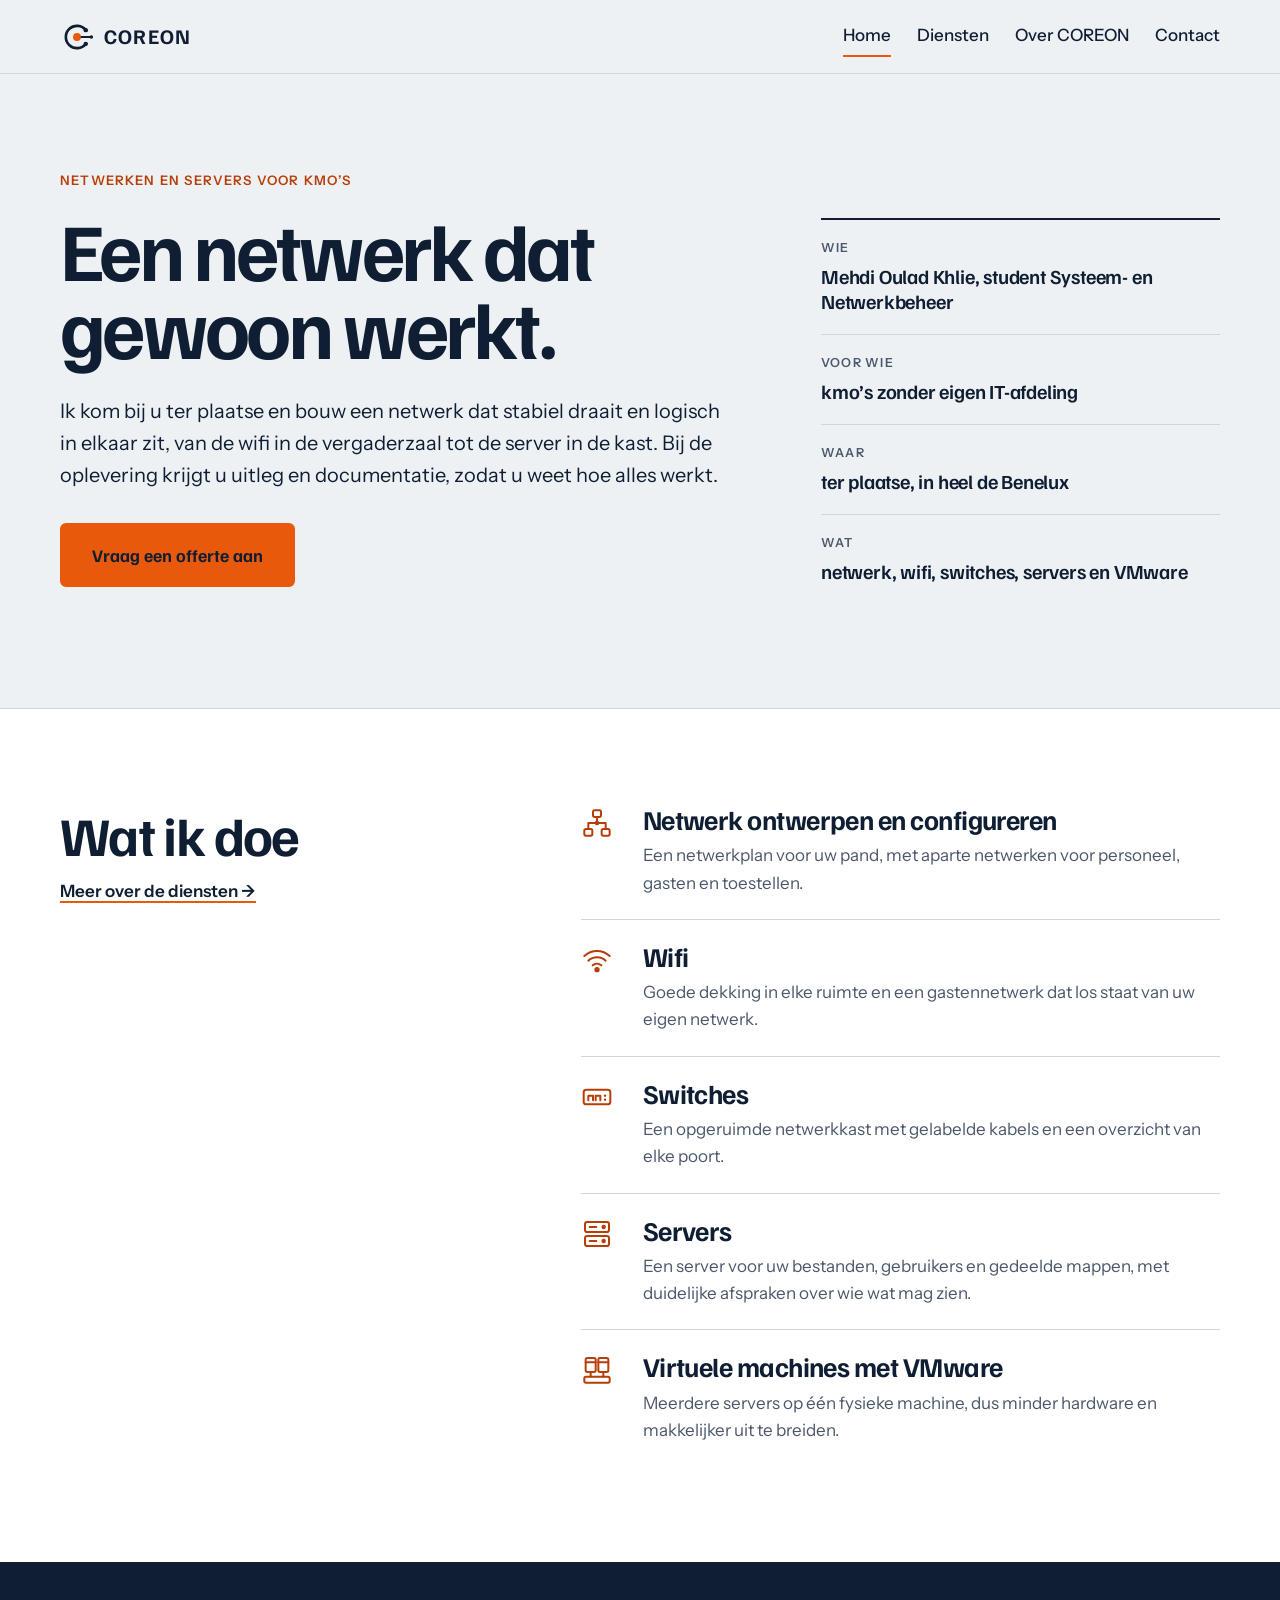
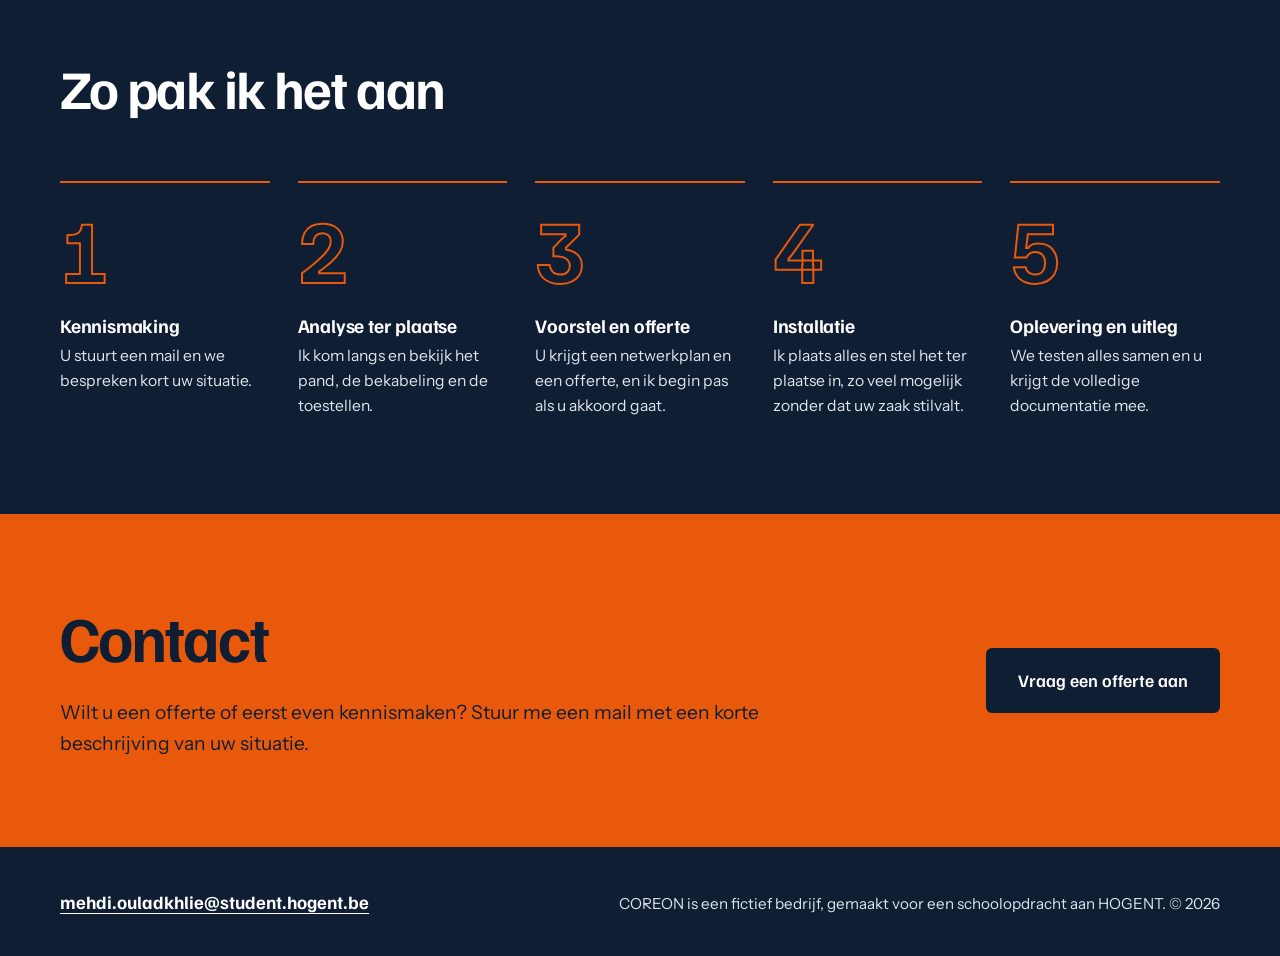
<file: index.html>
<!doctype html>
<html lang="nl-BE">
<head>
<meta charset="utf-8">
<meta name="viewport" content="width=device-width, initial-scale=1">
<title>COREON | Een netwerk dat gewoon werkt</title>
<meta name="description" content="Ik kom ter plaatse en bouw het netwerk en de servers van uw kmo. Wifi, switches, servers en VMware in heel de Benelux.">
<meta name="theme-color" content="#0F1E33">
<meta property="og:type" content="website">
<meta property="og:locale" content="nl_BE">
<meta property="og:site_name" content="COREON">
<meta property="og:title" content="COREON | Een netwerk dat gewoon werkt">
<meta property="og:description" content="Ik kom ter plaatse en bouw het netwerk en de servers van uw kmo. Wifi, switches, servers en VMware in heel de Benelux.">
<link rel="icon" type="image/svg+xml" href="assets/logo-mark.svg">
<link rel="apple-touch-icon" href="assets/apple-touch-icon.png">
<link rel="preconnect" href="https://fonts.googleapis.com">
<link rel="preconnect" href="https://fonts.gstatic.com" crossorigin>
<link rel="stylesheet" href="https://fonts.googleapis.com/css2?family=Familjen+Grotesk:wght@500;600;700&amp;family=Instrument+Sans:wght@400;500;600&amp;display=swap">
<link rel="stylesheet" href="css/style.css">
</head>
<body>
<a class="skip-link" href="#inhoud">Naar de inhoud</a>
<header class="site-header"><div class="wrap bar">
<a class="logo" href="index.html" aria-label="COREON, naar de startpagina"><svg viewBox="0 0 64 64" aria-hidden="true" focusable="false"><g fill="none" stroke="currentColor" stroke-linecap="round"><path d="M48.55 19.07A21 21 0 1 0 48.55 44.93" stroke-width="5"/><path d="M32 32h27" stroke-width="3.5"/></g><g fill="currentColor"><circle cx="48.55" cy="19.07" r="4.2"/><circle cx="48.55" cy="44.93" r="4.2"/><circle cx="59" cy="32" r="3.4"/></g><circle cx="32" cy="32" r="7.5" fill="var(--orange)"/></svg><span>COREON</span></a>
<nav class="nav" aria-label="Hoofdmenu"><ul><li><a href="index.html" aria-current="page">Home</a></li><li><a href="diensten.html">Diensten</a></li><li><a href="over.html">Over COREON</a></li><li><a href="contact.html">Contact</a></li></ul></nav>
</div></header>
<main id="inhoud">
<section class="hero"><div class="wrap hero-grid">
<div class="hero-copy">
<p class="label">Netwerken en servers voor kmo&rsquo;s</p>
<h1>Een netwerk dat gewoon werkt.</h1>
<p class="lead">Ik kom bij u ter plaatse en bouw een netwerk dat stabiel draait en logisch in elkaar zit, van de wifi in de vergaderzaal tot de server in de kast. Bij de oplevering krijgt u uitleg en documentatie, zodat u weet hoe alles werkt.</p>
<p><a class="button " href="mailto:mehdi.ouladkhlie@student.hogent.be?subject=Offerteaanvraag%20COREON&amp;body=Beste%20Mehdi%2C%0A%0AGraag%20had%20ik%20een%20offerte%20gekregen%20voor%20ons%20netwerk.%0A%0ABedrijf%20en%20sector%3A%20%0ALocatie%3A%20%0AAantal%20medewerkers%3A%20%0AAantal%20ruimtes%20of%20verdiepingen%3A%20%0AWat%20werkt%20er%20nu%20niet%20goed%3A%20%0AGewenste%20timing%3A%20%0A%0AMet%20vriendelijke%20groeten%2C%0A">Vraag een offerte aan</a></p>
</div>
<dl class="facts">
<div><dt>Wie</dt><dd>Mehdi Oulad Khlie, student Systeem- en Netwerkbeheer</dd></div>
<div><dt>Voor wie</dt><dd>kmo&rsquo;s zonder eigen IT-afdeling</dd></div>
<div><dt>Waar</dt><dd>ter plaatse, in heel de Benelux</dd></div>
<div><dt>Wat</dt><dd>netwerk, wifi, switches, servers en VMware</dd></div>
</dl>
</div></section>

<section class="band"><div class="wrap split">
<div class="split-head"><h2 id="diensten">Wat ik doe</h2><p><a class="arrow" href="diensten.html">Meer over de diensten</a></p></div>
<ul class="services" aria-labelledby="diensten">
<li><svg viewBox="0 0 24 24" width="32" height="32" fill="none" stroke="currentColor" stroke-width="1.5" stroke-linecap="round" stroke-linejoin="round" class="icon" aria-hidden="true" focusable="false"><rect x="9" y="2.5" width="6" height="5" rx="1.25"/><rect x="2.5" y="16.5" width="6" height="5" rx="1.25"/><rect x="15.5" y="16.5" width="6" height="5" rx="1.25"/><path d="M12 7.5v4.5M5.5 16.5V12h13v4.5"/><circle cx="12" cy="12" r="1" fill="currentColor"/></svg><div><h3>Netwerk ontwerpen en configureren</h3><p>Een netwerkplan voor uw pand, met aparte netwerken voor personeel, gasten en toestellen.</p></div></li>
<li><svg viewBox="0 0 24 24" width="32" height="32" fill="none" stroke="currentColor" stroke-width="1.5" stroke-linecap="round" stroke-linejoin="round" class="icon" aria-hidden="true" focusable="false"><path d="M2.5 9a14 14 0 0 1 19 0"/><path d="M5.5 12.5a9.5 9.5 0 0 1 13 0"/><path d="M8.75 16a5 5 0 0 1 6.5 0"/><circle cx="12" cy="19.25" r="1.25" fill="currentColor"/></svg><div><h3>Wifi</h3><p>Goede dekking in elke ruimte en een gastennetwerk dat los staat van uw eigen netwerk.</p></div></li>
<li><svg viewBox="0 0 24 24" width="32" height="32" fill="none" stroke="currentColor" stroke-width="1.5" stroke-linecap="round" stroke-linejoin="round" class="icon" aria-hidden="true" focusable="false"><rect x="2" y="6.5" width="20" height="11" rx="2"/><path d="M5.5 14.5V11h3.5v3.5M11 14.5V11h3.5v3.5"/><circle cx="18" cy="11" r=".9" fill="currentColor" stroke="none"/><circle cx="18" cy="14" r=".9" fill="currentColor" stroke="none"/></svg><div><h3>Switches</h3><p>Een opgeruimde netwerkkast met gelabelde kabels en een overzicht van elke poort.</p></div></li>
<li><svg viewBox="0 0 24 24" width="32" height="32" fill="none" stroke="currentColor" stroke-width="1.5" stroke-linecap="round" stroke-linejoin="round" class="icon" aria-hidden="true" focusable="false"><rect x="3" y="3" width="18" height="7.5" rx="1.75"/><rect x="3" y="13.5" width="18" height="7.5" rx="1.75"/><path d="M6.5 6.75h5M6.5 17.25h5"/><circle cx="17" cy="6.75" r=".9" fill="currentColor"/><circle cx="17" cy="17.25" r=".9" fill="currentColor"/></svg><div><h3>Servers</h3><p>Een server voor uw bestanden, gebruikers en gedeelde mappen, met duidelijke afspraken over wie wat mag zien.</p></div></li>
<li><svg viewBox="0 0 24 24" width="32" height="32" fill="none" stroke="currentColor" stroke-width="1.5" stroke-linecap="round" stroke-linejoin="round" class="icon" aria-hidden="true" focusable="false"><rect x="2.5" y="17" width="19" height="4.5" rx="1.25"/><rect x="3.5" y="3" width="7.5" height="10.5" rx="1.25"/><rect x="13" y="3" width="7.5" height="10.5" rx="1.25"/><path d="M3.5 6.25h7.5M13 6.25h7.5M7.25 13.5V17M16.75 13.5V17"/></svg><div><h3>Virtuele machines met VMware</h3><p>Meerdere servers op één fysieke machine, dus minder hardware en makkelijker uit te breiden.</p></div></li>
</ul>
</div></section>

<section class="band ink"><div class="wrap">
<h2 id="aanpak">Zo pak ik het aan</h2>
<ol class="steps">
<li><span class="num" aria-hidden="true">1</span><h3>Kennismaking</h3><p>U stuurt een mail en we bespreken kort uw situatie.</p></li>
<li><span class="num" aria-hidden="true">2</span><h3>Analyse ter plaatse</h3><p>Ik kom langs en bekijk het pand, de bekabeling en de toestellen.</p></li>
<li><span class="num" aria-hidden="true">3</span><h3>Voorstel en offerte</h3><p>U krijgt een netwerkplan en een offerte, en ik begin pas als u akkoord gaat.</p></li>
<li><span class="num" aria-hidden="true">4</span><h3>Installatie</h3><p>Ik plaats alles en stel het ter plaatse in, zo veel mogelijk zonder dat uw zaak stilvalt.</p></li>
<li><span class="num" aria-hidden="true">5</span><h3>Oplevering en uitleg</h3><p>We testen alles samen en u krijgt de volledige documentatie mee.</p></li>
</ol>
</div></section>

<section class="cta"><div class="wrap cta-grid">
<div><h2>Contact</h2><p class="lead">Wilt u een offerte of eerst even kennismaken? Stuur me een mail met een korte beschrijving van uw situatie.</p></div>
<p><a class="button on-orange" href="mailto:mehdi.ouladkhlie@student.hogent.be?subject=Offerteaanvraag%20COREON&amp;body=Beste%20Mehdi%2C%0A%0AGraag%20had%20ik%20een%20offerte%20gekregen%20voor%20ons%20netwerk.%0A%0ABedrijf%20en%20sector%3A%20%0ALocatie%3A%20%0AAantal%20medewerkers%3A%20%0AAantal%20ruimtes%20of%20verdiepingen%3A%20%0AWat%20werkt%20er%20nu%20niet%20goed%3A%20%0AGewenste%20timing%3A%20%0A%0AMet%20vriendelijke%20groeten%2C%0A">Vraag een offerte aan</a></p>
</div></section>
</main>
<footer class="site-footer"><div class="wrap foot">
<p class="foot-mail"><a href="mailto:mehdi.ouladkhlie@student.hogent.be">mehdi.ouladkhlie@student.hogent.be</a></p>
<p>COREON is een fictief bedrijf, gemaakt voor een schoolopdracht aan HOGENT. &copy; 2026</p>
</div></footer>
</body>
</html>
</file>
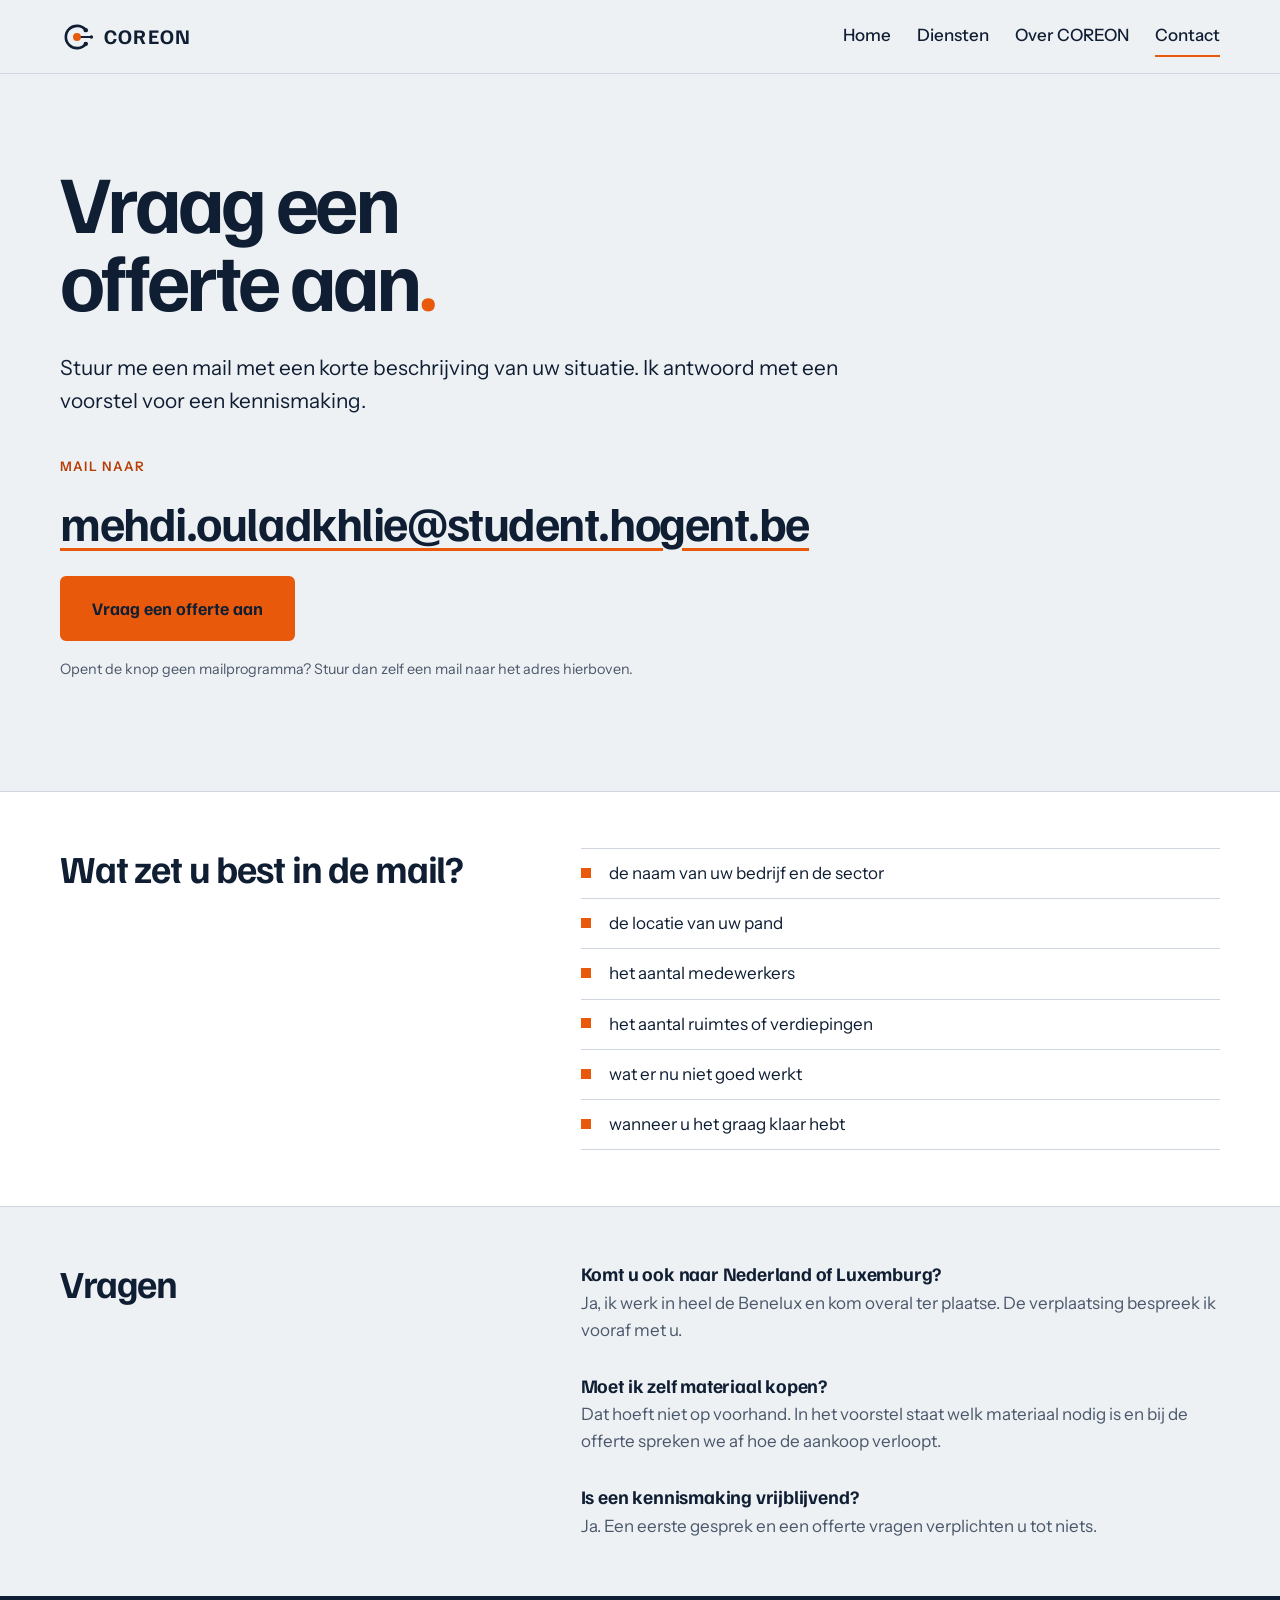
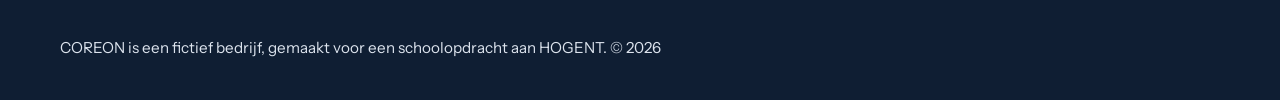
<file: contact.html>
<!doctype html>
<html lang="nl-BE">
<head>
<meta charset="utf-8">
<meta name="viewport" content="width=device-width, initial-scale=1">
<title>Contact en offerte | COREON</title>
<meta name="description" content="Vraag een offerte aan via mail. Beschrijf kort uw situatie en ik antwoord met een voorstel voor een kennismaking.">
<meta name="theme-color" content="#0F1E33">
<meta property="og:type" content="website">
<meta property="og:locale" content="nl_BE">
<meta property="og:site_name" content="COREON">
<meta property="og:title" content="Contact en offerte | COREON">
<meta property="og:description" content="Vraag een offerte aan via mail. Beschrijf kort uw situatie en ik antwoord met een voorstel voor een kennismaking.">
<link rel="icon" type="image/svg+xml" href="assets/logo-mark.svg">
<link rel="apple-touch-icon" href="assets/apple-touch-icon.png">
<link rel="preconnect" href="https://fonts.googleapis.com">
<link rel="preconnect" href="https://fonts.gstatic.com" crossorigin>
<link rel="stylesheet" href="https://fonts.googleapis.com/css2?family=Familjen+Grotesk:wght@500;600;700&amp;family=Instrument+Sans:wght@400;500;600&amp;display=swap">
<link rel="stylesheet" href="css/style.css">
</head>
<body>
<a class="skip-link" href="#inhoud">Naar de inhoud</a>
<header class="site-header"><div class="wrap bar">
<a class="logo" href="index.html" aria-label="COREON, naar de startpagina"><svg viewBox="0 0 64 64" aria-hidden="true" focusable="false"><g fill="none" stroke="currentColor" stroke-linecap="round"><path d="M48.55 19.07A21 21 0 1 0 48.55 44.93" stroke-width="5"/><path d="M32 32h27" stroke-width="3.5"/></g><g fill="currentColor"><circle cx="48.55" cy="19.07" r="4.2"/><circle cx="48.55" cy="44.93" r="4.2"/><circle cx="59" cy="32" r="3.4"/></g><circle cx="32" cy="32" r="7.5" fill="var(--orange)"/></svg><span>COREON</span></a>
<nav class="nav" aria-label="Hoofdmenu"><ul><li><a href="index.html">Home</a></li><li><a href="diensten.html">Diensten</a></li><li><a href="over.html">Over COREON</a></li><li><a href="contact.html" aria-current="page">Contact</a></li></ul></nav>
</div></header>
<main id="inhoud">
<section class="page-intro"><div class="wrap">
<h1>Vraag een offerte aan</h1>
<p class="lead wide">Stuur me een mail met een korte beschrijving van uw situatie. Ik antwoord met een voorstel voor een kennismaking.</p>
<p class="label">Mail naar</p>
<p class="bigmail"><a href="mailto:mehdi.ouladkhlie@student.hogent.be">mehdi.ouladkhlie@student.hogent.be</a></p>
<p><a class="button " href="mailto:mehdi.ouladkhlie@student.hogent.be?subject=Offerteaanvraag%20COREON&amp;body=Beste%20Mehdi%2C%0A%0AGraag%20had%20ik%20een%20offerte%20gekregen%20voor%20ons%20netwerk.%0A%0ABedrijf%20en%20sector%3A%20%0ALocatie%3A%20%0AAantal%20medewerkers%3A%20%0AAantal%20ruimtes%20of%20verdiepingen%3A%20%0AWat%20werkt%20er%20nu%20niet%20goed%3A%20%0AGewenste%20timing%3A%20%0A%0AMet%20vriendelijke%20groeten%2C%0A">Vraag een offerte aan</a></p>
<p class="small">Opent de knop geen mailprogramma? Stuur dan zelf een mail naar het adres hierboven.</p>
</div></section>
<section class="dienst alt"><div class="wrap split"><div class="split-head"><h2>Wat zet u best in de mail?</h2></div>
<ul class="checks"><li>de naam van uw bedrijf en de sector</li><li>de locatie van uw pand</li><li>het aantal medewerkers</li><li>het aantal ruimtes of verdiepingen</li><li>wat er nu niet goed werkt</li><li>wanneer u het graag klaar hebt</li></ul></div></section>
<section class="dienst"><div class="wrap split"><div class="split-head"><h2>Vragen</h2></div>
<div class="faq">
<h3>Komt u ook naar Nederland of Luxemburg?</h3><p>Ja, ik werk in heel de Benelux en kom overal ter plaatse. De verplaatsing bespreek ik vooraf met u.</p>
<h3>Moet ik zelf materiaal kopen?</h3><p>Dat hoeft niet op voorhand. In het voorstel staat welk materiaal nodig is en bij de offerte spreken we af hoe de aankoop verloopt.</p>
<h3>Is een kennismaking vrijblijvend?</h3><p>Ja. Een eerste gesprek en een offerte vragen verplichten u tot niets.</p>
</div></div></section>
</main>
<footer class="site-footer"><div class="wrap foot">
<p>COREON is een fictief bedrijf, gemaakt voor een schoolopdracht aan HOGENT. &copy; 2026</p>
</div></footer>
</body>
</html>
</file>
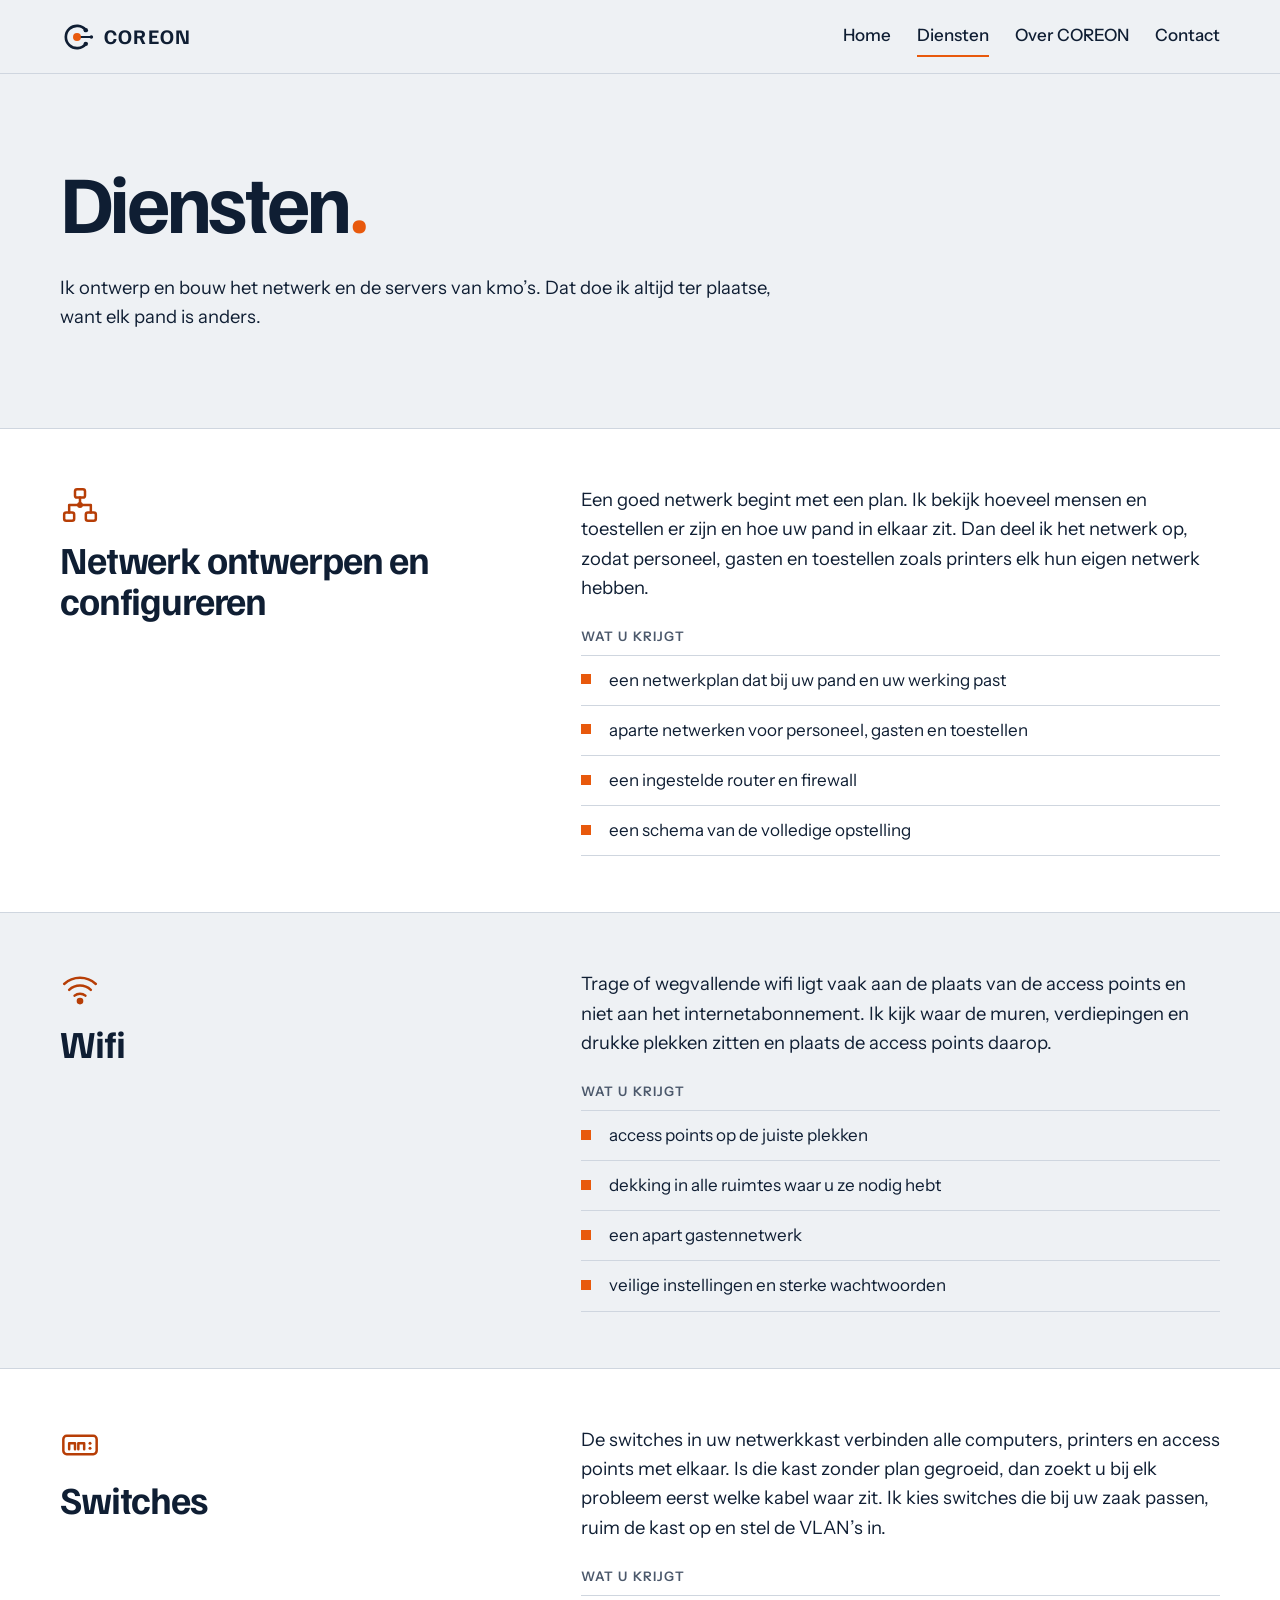
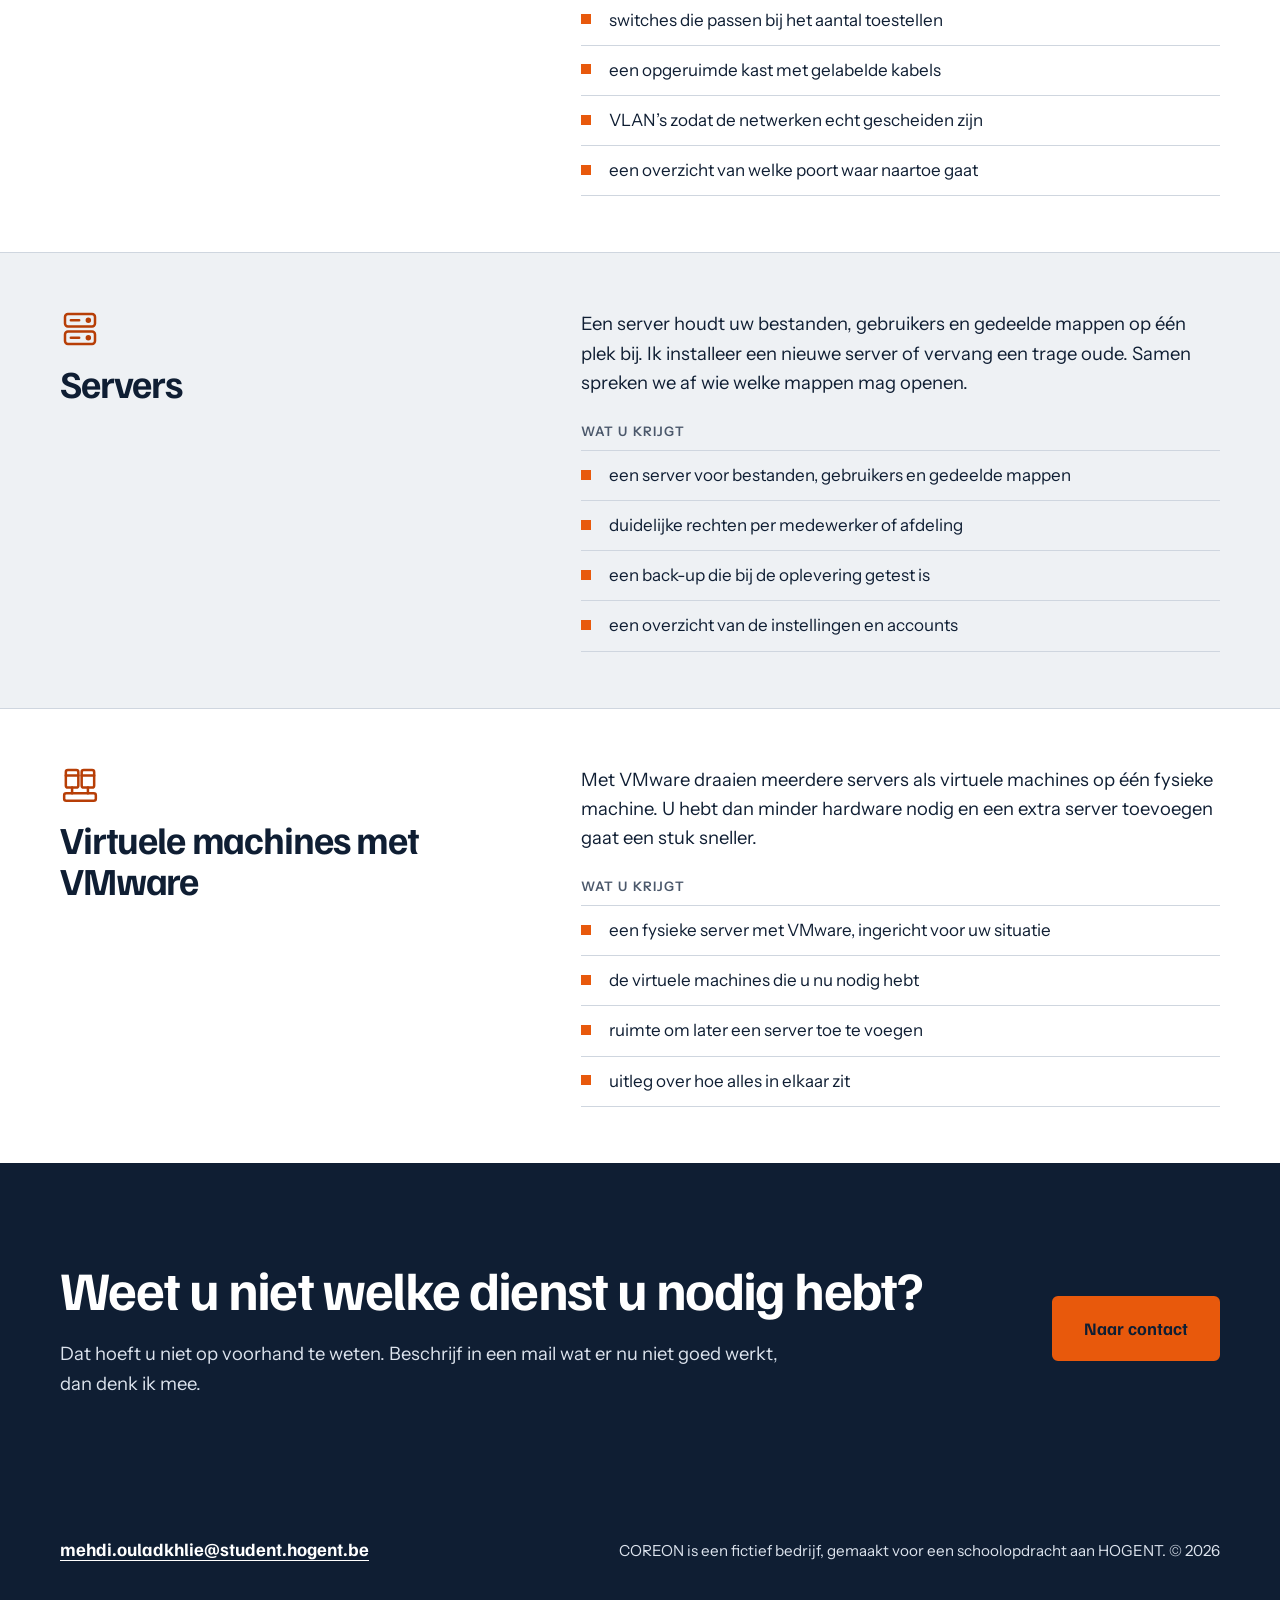
<file: diensten.html>
<!doctype html>
<html lang="nl-BE">
<head>
<meta charset="utf-8">
<meta name="viewport" content="width=device-width, initial-scale=1">
<title>Diensten | COREON</title>
<meta name="description" content="Netwerkontwerp, wifi, switches, servers en virtuele machines met VMware. Ter plaatse geïnstalleerd voor kmo’s in de Benelux.">
<meta name="theme-color" content="#0F1E33">
<meta property="og:type" content="website">
<meta property="og:locale" content="nl_BE">
<meta property="og:site_name" content="COREON">
<meta property="og:title" content="Diensten | COREON">
<meta property="og:description" content="Netwerkontwerp, wifi, switches, servers en virtuele machines met VMware. Ter plaatse geïnstalleerd voor kmo’s in de Benelux.">
<link rel="icon" type="image/svg+xml" href="assets/logo-mark.svg">
<link rel="apple-touch-icon" href="assets/apple-touch-icon.png">
<link rel="preconnect" href="https://fonts.googleapis.com">
<link rel="preconnect" href="https://fonts.gstatic.com" crossorigin>
<link rel="stylesheet" href="https://fonts.googleapis.com/css2?family=Familjen+Grotesk:wght@500;600;700&amp;family=Instrument+Sans:wght@400;500;600&amp;display=swap">
<link rel="stylesheet" href="css/style.css">
</head>
<body>
<a class="skip-link" href="#inhoud">Naar de inhoud</a>
<header class="site-header"><div class="wrap bar">
<a class="logo" href="index.html" aria-label="COREON, naar de startpagina"><svg viewBox="0 0 64 64" aria-hidden="true" focusable="false"><g fill="none" stroke="currentColor" stroke-linecap="round"><path d="M48.55 19.07A21 21 0 1 0 48.55 44.93" stroke-width="5"/><path d="M32 32h27" stroke-width="3.5"/></g><g fill="currentColor"><circle cx="48.55" cy="19.07" r="4.2"/><circle cx="48.55" cy="44.93" r="4.2"/><circle cx="59" cy="32" r="3.4"/></g><circle cx="32" cy="32" r="7.5" fill="var(--orange)"/></svg><span>COREON</span></a>
<nav class="nav" aria-label="Hoofdmenu"><ul><li><a href="index.html">Home</a></li><li><a href="diensten.html" aria-current="page">Diensten</a></li><li><a href="over.html">Over COREON</a></li><li><a href="contact.html">Contact</a></li></ul></nav>
</div></header>
<main id="inhoud">
<section class="page-intro"><div class="wrap intro-grid">
<div><h1>Diensten</h1>
<p class="lead">Ik ontwerp en bouw het netwerk en de servers van kmo&rsquo;s. Dat doe ik altijd ter plaatse, want elk pand is anders.</p></div>
</div></section>
<section class="dienst alt" aria-labelledby="d0"><div class="wrap split">
<div class="split-head"><svg viewBox="0 0 24 24" width="32" height="32" fill="none" stroke="currentColor" stroke-width="1.5" stroke-linecap="round" stroke-linejoin="round" class="icon" aria-hidden="true" focusable="false"><rect x="9" y="2.5" width="6" height="5" rx="1.25"/><rect x="2.5" y="16.5" width="6" height="5" rx="1.25"/><rect x="15.5" y="16.5" width="6" height="5" rx="1.25"/><path d="M12 7.5v4.5M5.5 16.5V12h13v4.5"/><circle cx="12" cy="12" r="1" fill="currentColor"/></svg><h2 id="d0">Netwerk ontwerpen en configureren</h2></div>
<div><p class="lead">Een goed netwerk begint met een plan. Ik bekijk hoeveel mensen en toestellen er zijn en hoe uw pand in elkaar zit. Dan deel ik het netwerk op, zodat personeel, gasten en toestellen zoals printers elk hun eigen netwerk hebben.</p><h3 class="mini">Wat u krijgt</h3><ul class="checks"><li>een netwerkplan dat bij uw pand en uw werking past</li><li>aparte netwerken voor personeel, gasten en toestellen</li><li>een ingestelde router en firewall</li><li>een schema van de volledige opstelling</li></ul></div>
</div></section>
<section class="dienst" aria-labelledby="d1"><div class="wrap split">
<div class="split-head"><svg viewBox="0 0 24 24" width="32" height="32" fill="none" stroke="currentColor" stroke-width="1.5" stroke-linecap="round" stroke-linejoin="round" class="icon" aria-hidden="true" focusable="false"><path d="M2.5 9a14 14 0 0 1 19 0"/><path d="M5.5 12.5a9.5 9.5 0 0 1 13 0"/><path d="M8.75 16a5 5 0 0 1 6.5 0"/><circle cx="12" cy="19.25" r="1.25" fill="currentColor"/></svg><h2 id="d1">Wifi</h2></div>
<div><p class="lead">Trage of wegvallende wifi ligt vaak aan de plaats van de access points en niet aan het internetabonnement. Ik kijk waar de muren, verdiepingen en drukke plekken zitten en plaats de access points daarop.</p><h3 class="mini">Wat u krijgt</h3><ul class="checks"><li>access points op de juiste plekken</li><li>dekking in alle ruimtes waar u ze nodig hebt</li><li>een apart gastennetwerk</li><li>veilige instellingen en sterke wachtwoorden</li></ul></div>
</div></section>
<section class="dienst alt" aria-labelledby="d2"><div class="wrap split">
<div class="split-head"><svg viewBox="0 0 24 24" width="32" height="32" fill="none" stroke="currentColor" stroke-width="1.5" stroke-linecap="round" stroke-linejoin="round" class="icon" aria-hidden="true" focusable="false"><rect x="2" y="6.5" width="20" height="11" rx="2"/><path d="M5.5 14.5V11h3.5v3.5M11 14.5V11h3.5v3.5"/><circle cx="18" cy="11" r=".9" fill="currentColor" stroke="none"/><circle cx="18" cy="14" r=".9" fill="currentColor" stroke="none"/></svg><h2 id="d2">Switches</h2></div>
<div><p class="lead">De switches in uw netwerkkast verbinden alle computers, printers en access points met elkaar. Is die kast zonder plan gegroeid, dan zoekt u bij elk probleem eerst welke kabel waar zit. Ik kies switches die bij uw zaak passen, ruim de kast op en stel de VLAN’s in.</p><h3 class="mini">Wat u krijgt</h3><ul class="checks"><li>switches die passen bij het aantal toestellen</li><li>een opgeruimde kast met gelabelde kabels</li><li>VLAN’s zodat de netwerken echt gescheiden zijn</li><li>een overzicht van welke poort waar naartoe gaat</li></ul></div>
</div></section>
<section class="dienst" aria-labelledby="d3"><div class="wrap split">
<div class="split-head"><svg viewBox="0 0 24 24" width="32" height="32" fill="none" stroke="currentColor" stroke-width="1.5" stroke-linecap="round" stroke-linejoin="round" class="icon" aria-hidden="true" focusable="false"><rect x="3" y="3" width="18" height="7.5" rx="1.75"/><rect x="3" y="13.5" width="18" height="7.5" rx="1.75"/><path d="M6.5 6.75h5M6.5 17.25h5"/><circle cx="17" cy="6.75" r=".9" fill="currentColor"/><circle cx="17" cy="17.25" r=".9" fill="currentColor"/></svg><h2 id="d3">Servers</h2></div>
<div><p class="lead">Een server houdt uw bestanden, gebruikers en gedeelde mappen op één plek bij. Ik installeer een nieuwe server of vervang een trage oude. Samen spreken we af wie welke mappen mag openen.</p><h3 class="mini">Wat u krijgt</h3><ul class="checks"><li>een server voor bestanden, gebruikers en gedeelde mappen</li><li>duidelijke rechten per medewerker of afdeling</li><li>een back-up die bij de oplevering getest is</li><li>een overzicht van de instellingen en accounts</li></ul></div>
</div></section>
<section class="dienst alt" aria-labelledby="d4"><div class="wrap split">
<div class="split-head"><svg viewBox="0 0 24 24" width="32" height="32" fill="none" stroke="currentColor" stroke-width="1.5" stroke-linecap="round" stroke-linejoin="round" class="icon" aria-hidden="true" focusable="false"><rect x="2.5" y="17" width="19" height="4.5" rx="1.25"/><rect x="3.5" y="3" width="7.5" height="10.5" rx="1.25"/><rect x="13" y="3" width="7.5" height="10.5" rx="1.25"/><path d="M3.5 6.25h7.5M13 6.25h7.5M7.25 13.5V17M16.75 13.5V17"/></svg><h2 id="d4">Virtuele machines met VMware</h2></div>
<div><p class="lead">Met VMware draaien meerdere servers als virtuele machines op één fysieke machine. U hebt dan minder hardware nodig en een extra server toevoegen gaat een stuk sneller.</p><h3 class="mini">Wat u krijgt</h3><ul class="checks"><li>een fysieke server met VMware, ingericht voor uw situatie</li><li>de virtuele machines die u nu nodig hebt</li><li>ruimte om later een server toe te voegen</li><li>uitleg over hoe alles in elkaar zit</li></ul></div>
</div></section>
<section class="band ink"><div class="wrap cta-grid">
<div><h2>Weet u niet welke dienst u nodig hebt?</h2><p class="lead">Dat hoeft u niet op voorhand te weten. Beschrijf in een mail wat er nu niet goed werkt, dan denk ik mee.</p></div>
<p><a class="button" href="contact.html">Naar contact</a></p>
</div></section>
</main>
<footer class="site-footer"><div class="wrap foot">
<p class="foot-mail"><a href="mailto:mehdi.ouladkhlie@student.hogent.be">mehdi.ouladkhlie@student.hogent.be</a></p>
<p>COREON is een fictief bedrijf, gemaakt voor een schoolopdracht aan HOGENT. &copy; 2026</p>
</div></footer>
</body>
</html>
</file>
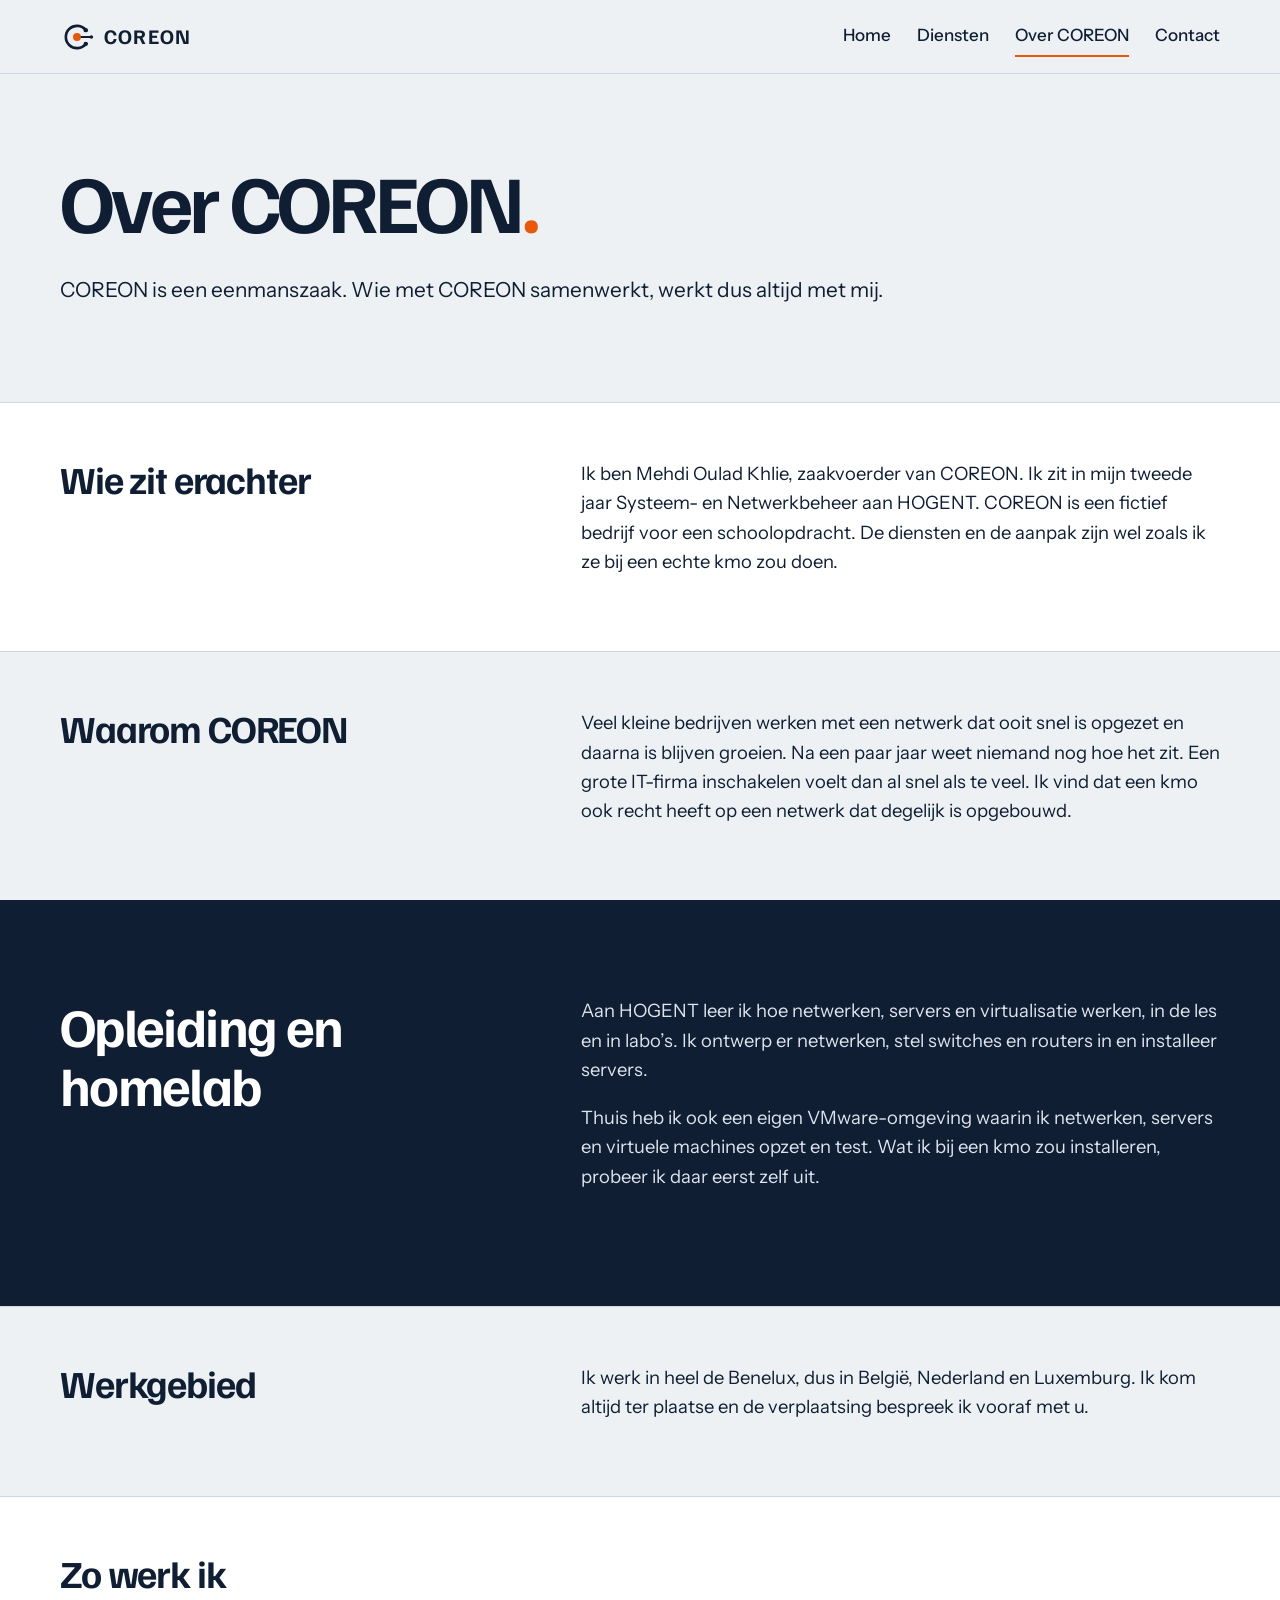
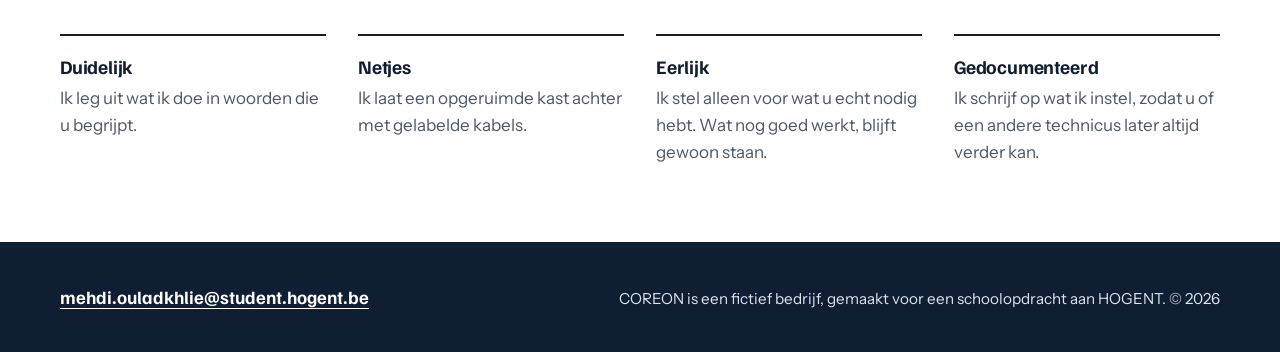
<file: over.html>
<!doctype html>
<html lang="nl-BE">
<head>
<meta charset="utf-8">
<meta name="viewport" content="width=device-width, initial-scale=1">
<title>Over COREON | Wie zit erachter</title>
<meta name="description" content="COREON is de eenmanszaak van Mehdi Oulad Khlie, student Systeem- en Netwerkbeheer aan HOGENT. Lees wie hij is en hoe hij werkt.">
<meta name="theme-color" content="#0F1E33">
<meta property="og:type" content="website">
<meta property="og:locale" content="nl_BE">
<meta property="og:site_name" content="COREON">
<meta property="og:title" content="Over COREON | Wie zit erachter">
<meta property="og:description" content="COREON is de eenmanszaak van Mehdi Oulad Khlie, student Systeem- en Netwerkbeheer aan HOGENT. Lees wie hij is en hoe hij werkt.">
<link rel="icon" type="image/svg+xml" href="assets/logo-mark.svg">
<link rel="apple-touch-icon" href="assets/apple-touch-icon.png">
<link rel="preconnect" href="https://fonts.googleapis.com">
<link rel="preconnect" href="https://fonts.gstatic.com" crossorigin>
<link rel="stylesheet" href="https://fonts.googleapis.com/css2?family=Familjen+Grotesk:wght@500;600;700&amp;family=Instrument+Sans:wght@400;500;600&amp;display=swap">
<link rel="stylesheet" href="css/style.css">
</head>
<body>
<a class="skip-link" href="#inhoud">Naar de inhoud</a>
<header class="site-header"><div class="wrap bar">
<a class="logo" href="index.html" aria-label="COREON, naar de startpagina"><svg viewBox="0 0 64 64" aria-hidden="true" focusable="false"><g fill="none" stroke="currentColor" stroke-linecap="round"><path d="M48.55 19.07A21 21 0 1 0 48.55 44.93" stroke-width="5"/><path d="M32 32h27" stroke-width="3.5"/></g><g fill="currentColor"><circle cx="48.55" cy="19.07" r="4.2"/><circle cx="48.55" cy="44.93" r="4.2"/><circle cx="59" cy="32" r="3.4"/></g><circle cx="32" cy="32" r="7.5" fill="var(--orange)"/></svg><span>COREON</span></a>
<nav class="nav" aria-label="Hoofdmenu"><ul><li><a href="index.html">Home</a></li><li><a href="diensten.html">Diensten</a></li><li><a href="over.html" aria-current="page">Over COREON</a></li><li><a href="contact.html">Contact</a></li></ul></nav>
</div></header>
<main id="inhoud">
<section class="page-intro"><div class="wrap">
<h1>Over COREON</h1>
<p class="lead wide">COREON is een eenmanszaak. Wie met COREON samenwerkt, werkt dus altijd met mij.</p>
</div></section>
<section class="dienst alt"><div class="wrap split"><div class="split-head"><h2>Wie zit erachter</h2></div>
<div><p class="lead">Ik ben Mehdi Oulad Khlie, zaakvoerder van COREON. Ik zit in mijn tweede jaar Systeem- en Netwerkbeheer aan HOGENT. COREON is een fictief bedrijf voor een schoolopdracht. De diensten en de aanpak zijn wel zoals ik ze bij een echte kmo zou doen.</p></div></div></section>
<section class="dienst"><div class="wrap split"><div class="split-head"><h2>Waarom COREON</h2></div>
<div><p class="lead">Veel kleine bedrijven werken met een netwerk dat ooit snel is opgezet en daarna is blijven groeien. Na een paar jaar weet niemand nog hoe het zit. Een grote IT-firma inschakelen voelt dan al snel als te veel. Ik vind dat een kmo ook recht heeft op een netwerk dat degelijk is opgebouwd.</p></div></div></section>
<section class="band ink"><div class="wrap split"><div class="split-head"><h2>Opleiding en homelab</h2></div>
<div><p class="lead">Aan HOGENT leer ik hoe netwerken, servers en virtualisatie werken, in de les en in labo&rsquo;s. Ik ontwerp er netwerken, stel switches en routers in en installeer servers.</p>
<p class="lead">Thuis heb ik ook een eigen VMware-omgeving waarin ik netwerken, servers en virtuele machines opzet en test. Wat ik bij een kmo zou installeren, probeer ik daar eerst zelf uit.</p></div></div></section>
<section class="dienst"><div class="wrap split"><div class="split-head"><h2>Werkgebied</h2></div>
<div><p class="lead">Ik werk in heel de Benelux, dus in België, Nederland en Luxemburg. Ik kom altijd ter plaatse en de verplaatsing bespreek ik vooraf met u.</p></div></div></section>
<section class="dienst alt"><div class="wrap"><h2>Zo werk ik</h2>
<ul class="values">
<li><h3>Duidelijk</h3><p>Ik leg uit wat ik doe in woorden die u begrijpt.</p></li>
<li><h3>Netjes</h3><p>Ik laat een opgeruimde kast achter met gelabelde kabels.</p></li>
<li><h3>Eerlijk</h3><p>Ik stel alleen voor wat u echt nodig hebt. Wat nog goed werkt, blijft gewoon staan.</p></li>
<li><h3>Gedocumenteerd</h3><p>Ik schrijf op wat ik instel, zodat u of een andere technicus later altijd verder kan.</p></li>
</ul></div></section>
</main>
<footer class="site-footer"><div class="wrap foot">
<p class="foot-mail"><a href="mailto:mehdi.ouladkhlie@student.hogent.be">mehdi.ouladkhlie@student.hogent.be</a></p>
<p>COREON is een fictief bedrijf, gemaakt voor een schoolopdracht aan HOGENT. &copy; 2026</p>
</div></footer>
</body>
</html>
</file>
<file: css/style.css>
:root{
  --ink:#0F1E33; --ink-2:#2A3D5C; --bg:#EEF1F4; --white:#FFFFFF;
  --muted:#4B586B; --line:#CFD6DF; --orange:#E8590C; --orange-text:#B73E06; --pale:#C5CFDD;
  --r:6px; --gut:20px;
  --head:"Familjen Grotesk",system-ui,"Helvetica Neue",Arial,sans-serif;
  --body:"Instrument Sans",system-ui,"Helvetica Neue",Arial,sans-serif;
}
*{box-sizing:border-box}
html{-webkit-text-size-adjust:100%}
body{margin:0;background:var(--bg);color:var(--ink);font-family:var(--body);font-size:17px;line-height:1.6}
img,svg{max-width:100%}
a{color:inherit;text-underline-offset:.2em;text-decoration-thickness:1px}
a:hover{color:var(--orange-text)}
:focus-visible{outline:3px solid var(--orange);outline-offset:3px;border-radius:2px}
.ink :focus-visible,.site-footer :focus-visible{outline-color:#fff}
.skip-link{position:absolute;left:-9999px;top:0;background:var(--ink);color:#fff;padding:10px 14px;z-index:10}
.skip-link:focus{left:0}
.wrap{max-width:1200px;margin:0 auto;padding-left:var(--gut);padding-right:var(--gut)}
h1,h2,h3{font-family:var(--head);line-height:1.08;margin:0;font-weight:700;letter-spacing:-.02em}
h1{font-size:clamp(2.6rem,7vw,5.2rem);font-weight:800;letter-spacing:-.035em;line-height:1.02}
h2{font-size:clamp(1.7rem,3.4vw,2.4rem)}
h3{font-size:1.2rem;letter-spacing:-.01em}
p{margin:0 0 1em}
.lead{font-size:1.15rem;max-width:40em}
.lead.wide{font-size:1.3rem}
.label{font-size:.82rem;font-weight:600;letter-spacing:.09em;text-transform:uppercase;color:var(--muted);margin:0 0 1.2rem}
.small{font-size:.9rem;color:var(--muted)}

/* header */
.site-header{background:var(--bg);border-bottom:1px solid var(--line)}
.bar{display:flex;flex-wrap:wrap;align-items:center;justify-content:space-between;gap:10px 28px;padding-top:16px;padding-bottom:16px}
.logo{display:inline-flex;align-items:center;gap:10px;text-decoration:none;font-family:var(--head);font-weight:800;font-size:1.3rem;letter-spacing:.04em;color:var(--ink)}
.logo:hover{color:var(--ink)}
.logo svg{width:34px;height:34px}
.nav ul{list-style:none;margin:0;padding:0;display:flex;flex-wrap:wrap;gap:4px 26px}
.nav a{display:inline-block;padding:6px 0;text-decoration:none;font-weight:500;border-bottom:2px solid transparent}
.nav a:hover{color:var(--ink);border-bottom-color:var(--pale)}
.nav a[aria-current=page]{border-bottom-color:var(--orange)}

/* buttons */
.button{display:inline-block;background:var(--orange);color:var(--ink);font-family:var(--head);font-weight:700;font-size:1.05rem;text-decoration:none;padding:14px 26px;border-radius:var(--r);border:2px solid var(--orange)}
.button:hover{background:var(--ink);color:#fff;border-color:var(--ink)}
.ink .button:hover,.cta .button:hover{background:#fff;color:var(--ink);border-color:#fff}
.cta .button{background:var(--ink);color:#fff;border-color:var(--ink)}
.cta .button:hover{background:#fff;color:var(--ink)}
.arrow{font-weight:600;text-decoration:none;border-bottom:2px solid var(--orange)}
.arrow::after{content:" \2192"}
.arrow:hover{color:var(--ink)}

/* hero */
.hero{padding:56px 0 72px}
.hero-grid{display:grid;grid-template-columns:1fr;gap:48px;align-items:center}
.hero-copy{animation:fade .9s ease both;max-width:760px}
.hero-copy .lead{margin-bottom:1.6em}
@keyframes fade{from{opacity:0;transform:translateY(8px)}to{opacity:1;transform:none}}
@media (min-width:900px){
  .hero{padding:88px 0 104px}
  .hero-grid{grid-template-columns:1fr;gap:72px}
}

/* bands */
.band{padding:72px 0;background:var(--white);border-top:1px solid var(--line)}
.ink{background:var(--ink);color:#fff;border-top:0}
.ink .lead,.ink p{color:#DDE4EE}
.split{display:grid;grid-template-columns:1fr;gap:28px}
.split-head{display:flex;flex-direction:column;gap:14px;align-items:flex-start}
.split-head .icon{color:var(--orange-text);width:40px;height:40px}
.ink .split-head .icon{color:var(--orange)}
@media (min-width:900px){
  .split{grid-template-columns:5fr 7fr;gap:64px}
  .band,.dienst{padding:96px 0}
}

.services{list-style:none;margin:0;padding:0}
.services li{display:grid;grid-template-columns:44px 1fr;gap:18px;padding:22px 0;border-top:1px solid var(--line)}
.services li:first-child{border-top:0;padding-top:0}
.services .icon{color:var(--orange-text);width:32px;height:32px;margin-top:2px}
.services h3{margin-bottom:.3em}
.services p{margin:0;color:var(--muted)}

/* stappen */
.steps{list-style:none;margin:48px 0 0;padding:0;display:grid;grid-template-columns:1fr;gap:0;counter-reset:s}
.steps li{padding:22px 0;border-top:1px solid var(--ink-2);display:grid;grid-template-columns:64px 1fr;column-gap:16px}
.steps .num{grid-row:span 2;font-family:var(--head);font-weight:800;font-size:3rem;line-height:1;color:var(--orange)}
.steps h3{margin-bottom:.4em}
.steps p{margin:0;font-size:.98rem}
@media (min-width:1000px){
  .steps{grid-template-columns:repeat(5,1fr);gap:0 28px;margin-top:64px}
  .steps li{display:block;padding:20px 0 0;border-top:2px solid var(--orange)}
  .steps .num{display:block;font-size:4.6rem;margin-bottom:22px}
}

/* cta */
.cta{background:var(--orange);color:var(--ink);padding:64px 0}
.cta a{color:var(--ink);font-weight:600}
.cta a:hover{color:#fff}
.cta h2{margin-bottom:.4em}
.cta .lead{margin:0}
.cta-grid{display:grid;grid-template-columns:1fr;gap:28px;align-items:center}
.cta-grid p{margin:0}
@media (min-width:900px){.cta-grid{grid-template-columns:1fr auto;gap:64px}}
.band.ink .cta-grid{padding-top:0}
.band.ink h2{margin-bottom:.4em}

/* subpagina's */
.page-intro{padding:56px 0 64px}
.page-intro h1{margin-bottom:.4em}
.page-intro .lead{margin-bottom:0}
.intro-grid{display:grid;grid-template-columns:1fr;gap:40px;align-items:end}
@media (min-width:900px){
  .page-intro{padding:88px 0 96px}
  .intro-grid{grid-template-columns:1fr;gap:72px}
}
.dienst{padding:56px 0;background:var(--bg);border-top:1px solid var(--line)}
.dienst.alt{background:var(--white)}
.mini{font-family:var(--body);font-size:.82rem;font-weight:600;letter-spacing:.09em;text-transform:uppercase;color:var(--muted);margin:2em 0 .9em}
.checks{list-style:none;margin:0;padding:0}
.checks li{position:relative;padding:11px 0 11px 28px;border-top:1px solid var(--line)}
.checks li:last-child{border-bottom:1px solid var(--line)}
.checks li::before{content:"";position:absolute;left:0;top:1.1em;width:10px;height:10px;background:var(--orange)}
.values{list-style:none;margin:40px 0 0;padding:0;display:grid;grid-template-columns:1fr;gap:0}
.values li{padding:20px 0;border-top:2px solid var(--ink)}
.values h3{margin-bottom:.4em}
.values p{margin:0;color:var(--muted)}
@media (min-width:900px){.values{grid-template-columns:repeat(4,1fr);gap:0 32px}}
.bigmail{margin:0 0 28px;font-family:var(--head);font-weight:700;letter-spacing:-.02em;font-size:clamp(1.25rem,5.2vw,3rem);line-height:1.1;overflow-wrap:anywhere}
.bigmail a{text-decoration-color:var(--orange);text-decoration-thickness:3px;text-underline-offset:.15em}
.faq h3{margin:1.6em 0 .3em}
.faq h3:first-child{margin-top:0}
.faq p{color:var(--muted);margin:0}

/* footer */
.site-footer{background:var(--ink);color:#DDE4EE;padding:40px 0;font-size:.95rem}
.foot{display:flex;flex-direction:column;gap:6px}
.foot p{margin:0}
.foot-mail{font-family:var(--head);font-weight:700;font-size:1.15rem;color:#fff}
.site-footer a{color:#fff}
.site-footer a:hover{color:var(--orange)}
@media (min-width:900px){.foot{flex-direction:row;justify-content:space-between;align-items:baseline;gap:32px}}

@media (prefers-reduced-motion:reduce){.hero-copy{animation:none}}
.cta-grid>*,.split>*,.intro-grid>*,.hero-grid>*{min-width:0}
.cta a,.foot-mail a{overflow-wrap:anywhere}
h1{margin-bottom:.45em}
@media (max-width:480px){.foot-mail{font-size:1rem}}
.page-intro .lead+.label{margin-top:2.4rem}
.bigmail{font-size:clamp(1.05rem,4.9vw,3rem)}

/* v4: typografie en compositie */
h1,h2,h3,.logo,.button,.bigmail{font-family:var(--head)}
h1{font-size:clamp(3rem,9.5vw,8rem);font-weight:700;letter-spacing:-.045em;line-height:.95;max-width:11ch}
h1::after{content:".";color:var(--orange)}
h1{--x:0}
.hero h1{margin-bottom:.35em}
.hero h1::after{content:none}
h2{font-weight:700;letter-spacing:-.03em}
.hero{padding:72px 0 0}
.hero-copy .lead{font-size:1.25rem;max-width:34em}
.hero-copy>*{animation:fade .8s ease both}
.hero-copy>*:nth-child(2){animation-delay:.08s}
.hero-copy>*:nth-child(3){animation-delay:.16s}
.hero-copy>*:nth-child(4){animation-delay:.24s}
.hero-copy>*:nth-child(5){animation-delay:.32s}
.hero-copy{animation:none}
.facts{margin:72px 0 0;padding:0;display:grid;grid-template-columns:1fr;border-top:2px solid var(--ink)}
.facts div{padding:18px 0 22px;border-bottom:1px solid var(--line)}
.facts dt{font-size:.78rem;font-weight:600;letter-spacing:.1em;text-transform:uppercase;color:var(--muted);margin-bottom:6px}
.facts dd{margin:0;font-family:var(--head);font-weight:600;font-size:1.25rem;line-height:1.25;letter-spacing:-.01em}
@media (min-width:900px){
  .hero{padding:112px 0 0}
  .facts{grid-template-columns:repeat(3,1fr);gap:0 40px;margin-top:104px}
  .facts div{border-bottom:0;padding:22px 0 56px}
}
.label{color:var(--orange-text)}
.services li{grid-template-columns:44px 1fr;transition:padding-left .2s ease}
.services li:hover{padding-left:6px}
.services h3{font-size:clamp(1.3rem,2.4vw,1.7rem);letter-spacing:-.02em}
.steps .num{color:transparent;-webkit-text-stroke:1.5px var(--orange);font-weight:700}
@media (min-width:1000px){.steps .num{font-size:5.6rem;-webkit-text-stroke:2px var(--orange)}}
.band h2,.cta h2{font-size:clamp(2rem,4.4vw,3.4rem)}
.cta{padding:88px 0}
.cta h2{font-size:clamp(2.2rem,5vw,4rem);letter-spacing:-.035em}
.cta .lead{font-size:1.2rem}
.button{padding:16px 30px;font-size:1.1rem}
.site-header{position:sticky;top:0;z-index:5;background:rgba(238,241,244,.94);backdrop-filter:blur(6px)}
.logo{letter-spacing:.06em}
.nav a{font-weight:500}
.bigmail{font-weight:700;letter-spacing:-.03em}
@media (prefers-reduced-motion:reduce){.hero-copy>*{animation:none}.services li{transition:none}}

/* v5: afwerking na council */
h1{font-size:clamp(2.6rem,6.4vw,5.6rem);max-width:12ch}
.hero{padding:64px 0 72px}
.facts{margin-top:56px}
@media (min-width:1000px){
  .hero{padding:96px 0 104px}
  .hero-grid{grid-template-columns:1.25fr .75fr;gap:96px;align-items:end}
  .facts{grid-template-columns:1fr;margin:0;gap:0}
  .facts div{padding:18px 0 20px;border-bottom:1px solid var(--line)}
  .facts div:last-child{border-bottom:0}
}
@media (max-width:560px){
  .bar{gap:6px}
  .nav{width:100%}
  .nav ul{width:100%;justify-content:space-between;gap:0}
  .nav a{font-size:.95rem}
}
</file>
